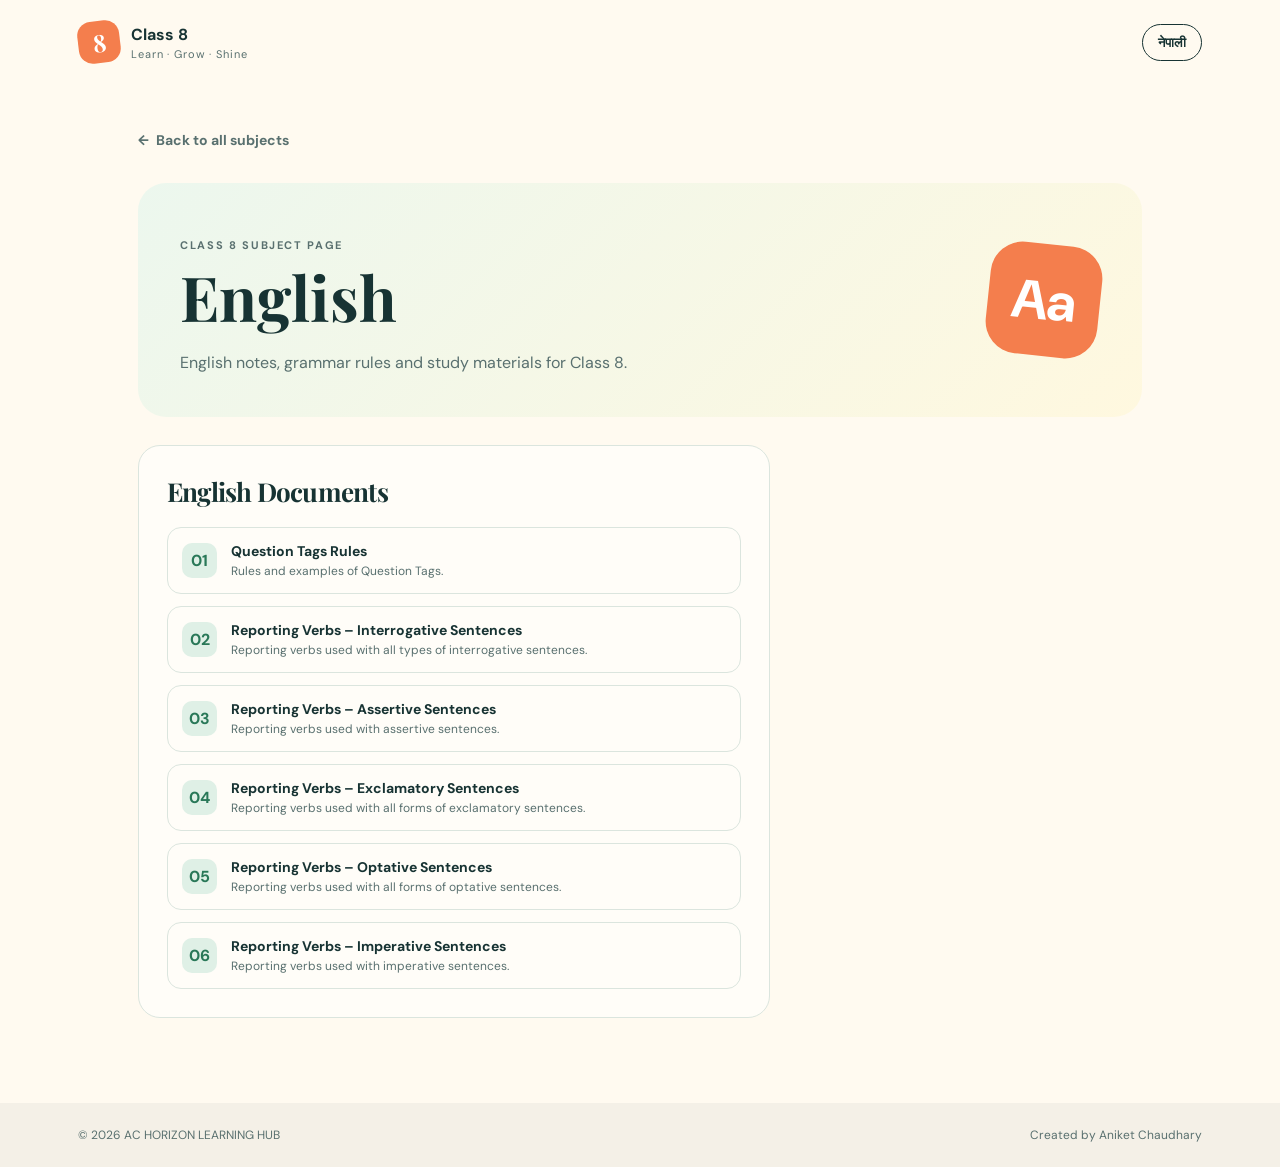
<file: english.html>
<!doctype html>
<html lang="en">
<head>
<meta charset="UTF-8">
<meta name="viewport" content="width=device-width,initial-scale=1.0">

  <link rel="icon" type="image/png" href="favicon.png">
  
<title>English | Class 8</title>

<link rel="preconnect" href="https://fonts.googleapis.com">
<link rel="preconnect" href="https://fonts.gstatic.com" crossorigin>
<link href="https://fonts.googleapis.com/css2?family=DM+Sans:wght@400;500;600;700&family=Playfair+Display:wght@700;800&display=swap" rel="stylesheet">

<link rel="stylesheet" href="style.css">
<link rel="stylesheet" href="subject.css">
</head>

<body data-subject="english">

<header class="site-header">
  <a class="brand" href="index.html">
    <span class="brand-mark">8</span>
    <span>
      <strong>Class 8</strong>
      <small>Learn · Grow · Shine</small>
    </span>
  </a>

  <button id="languageToggle" class="language-toggle" type="button">
    नेपाली
  </button>
</header>

<main class="subject-page">

  <a class="back-link" href="index.html#subjects">
    ← <span id="backText">Back to all subjects</span>
  </a>

  <section class="subject-hero">
    <div>
      <p class="eyebrow">CLASS 8 SUBJECT PAGE</p>
      <h1 id="subjectName"></h1>
      <p id="subjectIntro"></p>
    </div>

    <div id="subjectIcon" class="subject-big-icon"></div>
  </section>

  <section class="subject-content">

    <div class="resource-panel">
      <h2 id="resourcesHeading"></h2>

      <div id="resourceList" class="resource-list"></div>
    </div>

  </section>

</main>

<footer>
  <span>© <span id="year"></span> AC HORIZON LEARNING HUB</span>
  <span>Created by Aniket Chaudhary</span>
</footer>

<script src="subject.js"></script>

</body>
</html>
</file>
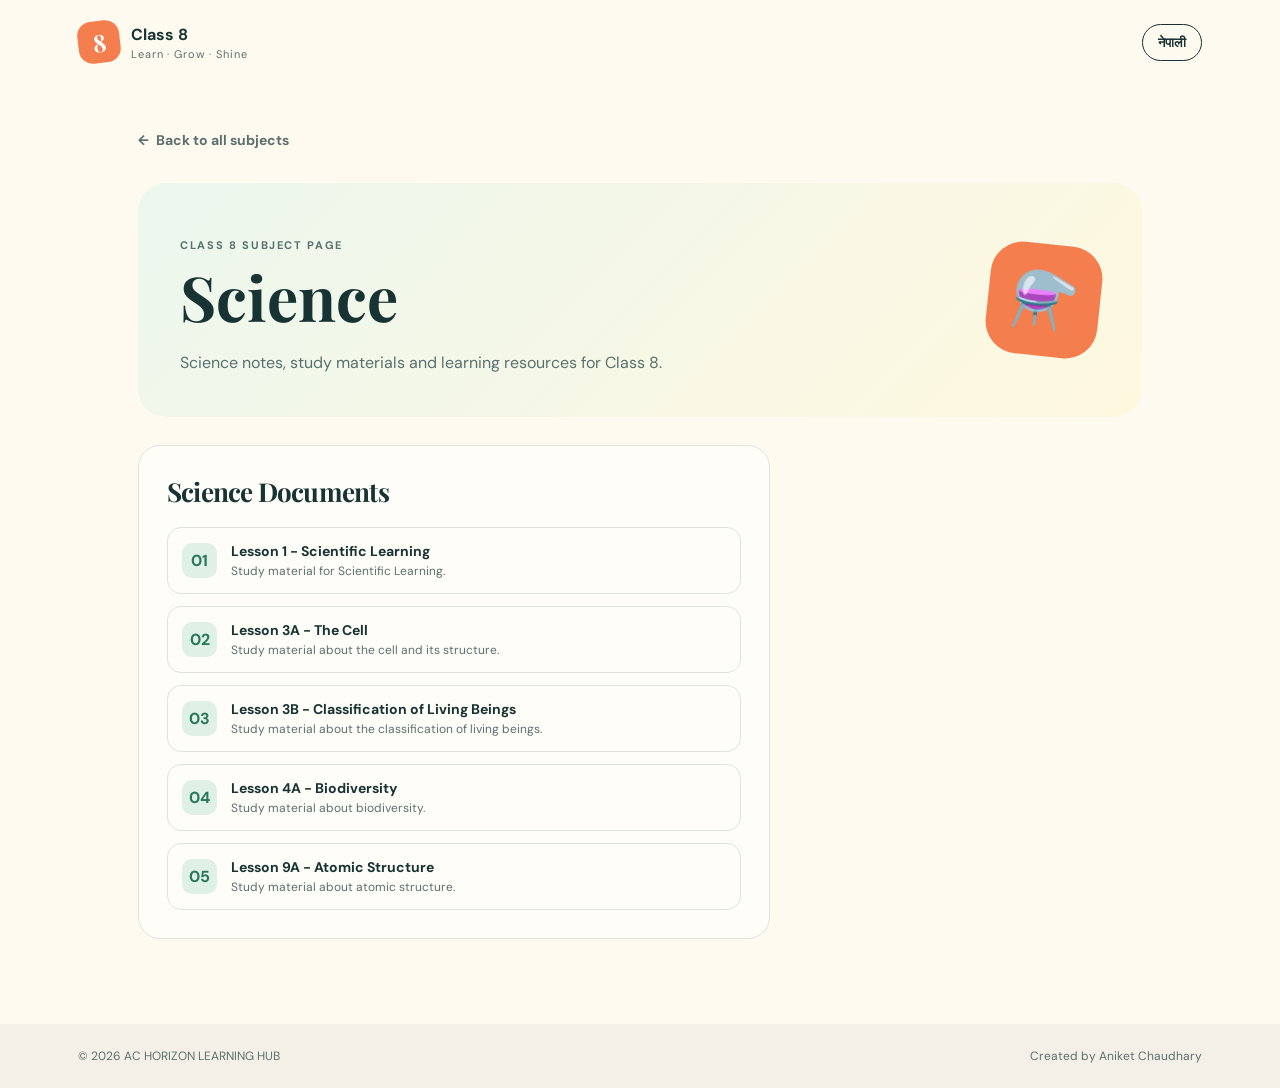
<file: science.html>
<!doctype html>
<html lang="en">

<head>
  <meta charset="UTF-8">
  <meta name="viewport" content="width=device-width, initial-scale=1.0">

  <link rel="icon" type="image/png" href="favicon.png">

  <title>Science | Class 8</title>

  <link rel="preconnect" href="https://fonts.googleapis.com">
  <link rel="preconnect" href="https://fonts.gstatic.com" crossorigin>

  <link
    href="https://fonts.googleapis.com/css2?family=DM+Sans:wght@400;500;600;700&family=Playfair+Display:wght@700;800&display=swap"
    rel="stylesheet"
  >

  <link rel="stylesheet" href="style.css">
  <link rel="stylesheet" href="subject.css">
</head>

<body data-subject="science">

  <header class="site-header">

    <a class="brand" href="index.html">
      <span class="brand-mark">8</span>

      <span>
        <strong>Class 8</strong>
        <small>Learn · Grow · Shine</small>
      </span>
    </a>

    <button
      id="languageToggle"
      class="language-toggle"
      type="button"
    >
      नेपाली
    </button>

  </header>


  <main class="subject-page">

    <a class="back-link" href="index.html#subjects">
      ←
      <span id="backText">Back to all subjects</span>
    </a>


    <section class="subject-hero">

      <div>

        <p class="eyebrow">
          CLASS 8 SUBJECT PAGE
        </p>

        <h1 id="subjectName"></h1>

        <p id="subjectIntro"></p>

      </div>

      <div
        id="subjectIcon"
        class="subject-big-icon"
      ></div>

    </section>


    <section class="subject-content">

      <div class="resource-panel">

        <h2 id="resourcesHeading"></h2>

        <div
          id="resourceList"
          class="resource-list"
        ></div>

      </div>

    </section>

  </main>


  <footer>

    <span>
      © <span id="year"></span> AC HORIZON LEARNING HUB
    </span>

    <span>
      Created by Aniket Chaudhary
    </span>

  </footer>


  <script src="./subject.js"></script>

</body>

</html>
</file>
<file: style.css>
:root{--ink:#173333;--muted:#59706f;--cream:#fffaf0;--paper:#fffdf8;--orange:#f47e4d;--yellow:#ffd365;--mint:#bce5d1;--sky:#b9e1ef;--line:#dbe5de}
*{box-sizing:border-box}
html{scroll-behavior:smooth}
body{margin:0;background:var(--cream);color:var(--ink);font-family:"DM Sans",sans-serif}
a{text-decoration:none;color:inherit}

.site-header{height:84px;max-width:1180px;margin:auto;padding:0 28px;display:flex;align-items:center;justify-content:space-between;gap:25px}
.brand{display:flex;align-items:center;gap:11px}
.brand-mark{display:grid;place-items:center;width:42px;height:42px;border-radius:14px;background:var(--orange);color:#fff;font-family:"Playfair Display";font-size:24px;font-weight:bold;transform:rotate(-7deg)}
.brand strong,.brand small{display:block}
.brand strong{font-size:16px}
.brand small{font-size:11px;letter-spacing:.08em;color:var(--muted);margin-top:2px}
.site-header nav{display:flex;gap:26px;font-size:14px;font-weight:600}
.site-header nav a:hover{color:var(--orange)}
.language-toggle{border:1px solid var(--ink);border-radius:999px;background:transparent;padding:9px 15px;font:600 13px "DM Sans";cursor:pointer;color:var(--ink)}

.hero{max-width:1180px;margin:0 auto;padding:72px 28px 88px;display:grid;grid-template-columns:1.05fr .95fr;align-items:center;gap:55px}
.eyebrow{margin:0 0 12px;color:#da6640;font-weight:700;font-size:11px;letter-spacing:.15em}
.hero h1,h2{font-family:"Playfair Display",serif;letter-spacing:-.03em}
.hero h1{font-size:clamp(42px,5vw,68px);line-height:1.04;margin:0;max-width:640px}
.hero-text{font-size:18px;line-height:1.6;color:var(--muted);max-width:500px;margin:22px 0 31px}
.hero-actions{display:flex;gap:12px;flex-wrap:wrap}
.button{border-radius:999px;padding:13px 20px;font-size:14px;font-weight:700}
.button-primary{background:var(--ink);color:#fff}
.button-light{border:1px solid #cad7cf}

.hero-card{height:340px;border-radius:36px;background:#a8dbe9;position:relative;overflow:hidden;box-shadow:14px 14px 0 #f5c95a}
.sun{position:absolute;right:69px;top:47px;font-size:72px;color:#ffce51}
.cloud{position:absolute;background:#fff;border-radius:30px;width:80px;height:25px}
.cloud:before,.cloud:after{content:"";position:absolute;border-radius:50%;background:#fff}
.cloud:before{height:36px;width:36px;left:12px;top:-17px}
.cloud:after{height:25px;width:25px;left:43px;top:-10px}
.cloud-one{top:66px;left:48px}
.cloud-two{top:128px;right:22px;transform:scale(.65)}
.hill{position:absolute;width:420px;height:270px;border-radius:50% 50% 0 0;bottom:-175px}
.hill-back{background:#73b795;left:-80px}
.hill-front{background:#4b937a;right:-120px}
.mini-note{position:absolute;z-index:2;bottom:33px;left:40px;background:var(--paper);padding:16px 20px;border-radius:16px;box-shadow:0 8px 0 rgba(38,92,77,.12);font-size:13px;max-width:215px}
.mini-note span{color:var(--orange);margin-right:8px}
.spark{position:absolute;color:#fff;font-size:25px}
.spark-one{top:34px;left:175px}
.spark-two{bottom:95px;right:40px}

.quick-stats{max-width:1080px;margin:-22px auto 90px;background:var(--paper);border:1px solid #edf0e8;border-radius:20px;padding:20px;display:grid;grid-template-columns:repeat(3,1fr);box-shadow:0 12px 38px rgba(39,72,61,.08)}
.quick-stats article{text-align:center;border-right:1px solid var(--line)}
.quick-stats article:last-child{border:0}
.quick-stats span{font:700 30px "Playfair Display";color:var(--orange)}
.quick-stats p{font-size:13px;color:var(--muted);margin:4px}

.section{max-width:1180px;margin:0 auto;padding:0 28px 96px}
.section-heading{text-align:center;margin-bottom:38px}
.section-heading h2{font-size:42px;margin:0 0 11px}
.section-heading>p:last-child{margin:0;color:var(--muted)}

.subject-grid{display:grid;grid-template-columns:repeat(4,1fr);gap:16px}
.subject-card{padding:23px;border-radius:21px;background:var(--paper);border:1px solid #e9eee9;min-height:202px;transition:transform .2s,box-shadow .2s}
.subject-card:hover{transform:translateY(-5px);box-shadow:0 12px 24px rgba(37,72,58,.12)}
.subject-icon{width:43px;height:43px;display:grid;place-items:center;border-radius:13px;font-weight:700;font-size:22px;margin-bottom:17px}
.english .subject-icon{background:#ffe3d7;color:#d45f37}
.science .subject-icon{background:#d8f0df;color:#28785a}
.subject-card h3{font:700 18px "Playfair Display";margin:0 0 6px}
.subject-card p{color:var(--muted);font-size:13px;line-height:1.45;min-height:39px;margin:0 0 14px}
.subject-card a{font-size:12px;font-weight:700;color:#d35d3b}

.schedule-section{padding-bottom:84px}
.table-wrap{overflow-x:auto;border:1px solid var(--line);border-radius:18px;background:var(--paper)}
table{border-collapse:collapse;width:100%;min-width:620px;font-size:14px}
th,td{padding:17px 20px;border-bottom:1px solid var(--line);text-align:left}
th{background:#eff7f1;font-size:12px;letter-spacing:.06em}
tbody tr:last-child td{border-bottom:0}
td:first-child{font-weight:700}
.class-pill{display:inline-block;border-radius:999px;padding:6px 10px;font-size:12px;font-weight:600}
.pill-0{background:#ffe3d7}
.pill-1{background:#fff1ba}
.pill-2{background:#d8f0df}
.pill-3{background:#d9eff7}
.pill-4{background:#e8defa}
.table-note{text-align:center;color:var(--muted);font-size:12px;margin:13px}

.notice-band{background:var(--ink);padding:70px max(28px,calc((100% - 1124px)/2));display:grid;grid-template-columns:.8fr 1.2fr;gap:55px;color:#fff}
.notice-band .eyebrow{color:var(--yellow)}
.notice-band h2{font-size:42px;margin:0}
.notice-list{display:grid;gap:12px}
.notice-item{border:1px solid rgba(255,255,255,.22);border-radius:14px;padding:16px 19px;display:flex;gap:16px;align-items:flex-start}
.notice-date{min-width:42px;color:var(--yellow);font:700 13px "Playfair Display";line-height:1.2}
.notice-item h3{font-size:14px;margin:0 0 5px}
.notice-item p{margin:0;color:#c6d8d4;font-size:12px;line-height:1.4}

footer{padding:24px max(28px,calc((100% - 1124px)/2));display:flex;justify-content:space-between;color:var(--muted);font-size:12px;background:#f4f0e7}


/* =========================
   VISITOR REVIEWS
========================= */

.reviews-section{
  max-width:1000px;
  margin:70px auto;
  padding:35px 25px;
}

.reviews-header{
  text-align:center;
  margin-bottom:30px;
}

.reviews-header h2{
  font-size:34px;
  margin:8px 0;
}

.reviews-header p{
  color:var(--muted);
}

.review-summary{
  display:flex;
  justify-content:center;
  gap:20px;
  margin-bottom:25px;
}

.rating-summary,
.review-count{
  flex:1;
  max-width:260px;
  text-align:center;
  padding:25px;
  border:1px solid var(--line);
  border-radius:20px;
  background:var(--paper);
}

.big-rating,
.big-count{
  font-size:35px;
  font-weight:800;
}

.summary-stars{
  font-size:25px;
  letter-spacing:3px;
  margin:5px 0;
}

.rating-summary p,
.review-count p{
  color:var(--muted);
  margin:5px 0 0;
}

.review-form-box{
  max-width:650px;
  margin:0 auto 35px;
  padding:30px;
  border:1px solid var(--line);
  border-radius:22px;
  background:var(--paper);
}

.review-form-box h3,
.visitor-reviews-box h3{
  margin-top:0;
  font-size:24px;
}

#reviewForm{
  display:flex;
  flex-direction:column;
  gap:9px;
}

#reviewForm label{
  font-weight:700;
  margin-top:8px;
}

#reviewName,
#reviewComment{
  width:100%;
  box-sizing:border-box;
  border:1px solid var(--line);
  border-radius:12px;
  padding:12px;
  font:inherit;
  background:var(--cream);
  color:var(--ink);
}

#reviewComment{
  min-height:120px;
  resize:vertical;
}

.rating-stars{
  display:flex;
  gap:4px;
  margin:5px 0 10px;
}

.rating-star{
  border:none;
  background:transparent;
  font-size:38px;
  cursor:pointer;
  padding:0 3px;
  color:var(--yellow);
  transition:transform .15s ease;
}

.rating-star:hover{
  transform:scale(1.15);
}

.rating-star.selected{
  transform:scale(1.05);
}

.submit-review-btn{
  margin-top:10px;
  border:none;
  border-radius:12px;
  padding:13px 20px;
  background:var(--orange);
  color:#fff;
  font-weight:700;
  font-size:15px;
  cursor:pointer;
}

.submit-review-btn:hover{
  opacity:.9;
}

.submit-review-btn:disabled{
  opacity:.6;
  cursor:not-allowed;
}

.visitor-reviews-box{
  padding:30px;
  border:1px solid var(--line);
  border-radius:22px;
  background:var(--paper);
}

.visitor-reviews-title{
  margin-bottom:20px;
}

.visitor-reviews-title p{
  color:var(--muted);
}

#visitorReviews{
  display:grid;
  gap:14px;
}

.visitor-review{
  padding:18px;
  border:1px solid var(--line);
  border-radius:15px;
  background:var(--cream);
}

.visitor-review-stars{
  font-size:20px;
  letter-spacing:2px;
  color:var(--yellow);
}

.visitor-review h3{
  font-size:16px;
  margin:7px 0 4px;
}

.visitor-review p{
  color:var(--muted);
  margin:0;
  line-height:1.5;
}


/* =========================
   MOBILE
========================= */

@media(max-width:800px){

  .site-header nav{
    display:none;
  }

  .hero{
    grid-template-columns:1fr;
    padding-top:45px;
    gap:40px;
  }

  .hero-card{
    height:280px;
  }

  .quick-stats{
    margin:0 20px 70px;
  }

  .subject-grid{
    grid-template-columns:repeat(2,1fr);
  }

  .notice-band{
    grid-template-columns:1fr;
    gap:28px;
  }

}

@media(max-width:600px){

  .reviews-section{
    padding:25px 18px;
    margin:45px auto;
  }

  .reviews-header h2{
    font-size:28px;
  }

  .review-summary{
    flex-direction:column;
    align-items:stretch;
  }

  .rating-summary,
  .review-count{
    max-width:none;
  }

  .review-form-box,
  .visitor-reviews-box{
    padding:22px;
  }

  .rating-star{
    font-size:34px;
  }

}

@media(max-width:480px){

  .site-header{
    padding:0 18px;
  }

  .brand small{
    display:none;
  }

  .hero,
  .section{
    padding-left:20px;
    padding-right:20px;
  }

  .hero h1{
    font-size:43px;
  }

  .quick-stats{
    margin-bottom:60px;
  }

  .subject-grid{
    grid-template-columns:1fr;
  }

  .section-heading h2,
  .notice-band h2{
    font-size:35px;
  }

  .notice-band{
    padding:55px 20px;
  }

  footer{
    padding:20px;
    gap:10px;
    flex-direction:column;
  }

  .hero-card{
    box-shadow:8px 8px 0 #f5c95a;
  }

}
</file>
<file: subject.css>
.subject-page{max-width:1060px;margin:0 auto;padding:45px 28px 85px}.back-link{display:inline-flex;align-items:center;gap:7px;font-weight:700;font-size:14px;color:var(--muted);margin-bottom:34px}.back-link:hover{color:var(--orange)}.subject-hero{padding:42px;border-radius:28px;background:linear-gradient(135deg,#ecf7ee,#fff8df);display:flex;justify-content:space-between;align-items:center;gap:25px}.subject-hero h1{font:700 clamp(40px,6vw,62px) "Playfair Display";margin:0}.subject-hero p{color:var(--muted);max-width:530px;line-height:1.6;margin:12px 0 0}.subject-big-icon{width:112px;height:112px;border-radius:32px;display:grid;place-items:center;background:var(--orange);color:#fff;font-size:54px;font-weight:700;flex:none;transform:rotate(6deg)}.subject-content{display:grid;grid-template-columns:1.45fr .8fr;gap:24px;margin-top:28px}.resource-panel,.task-panel{background:var(--paper);border:1px solid var(--line);border-radius:22px;padding:28px}.resource-panel h2,.task-panel h2{font:700 26px "Playfair Display";margin:0 0 18px}.resource-list{display:grid;gap:12px}.resource-item{display:flex;align-items:center;gap:14px;border:1px solid var(--line);border-radius:14px;padding:14px}.resource-item span{display:grid;place-items:center;width:35px;height:35px;border-radius:10px;background:#dff0e6;color:#297858;font-weight:700}.resource-item h3{font-size:14px;margin:0 0 3px}.resource-item p{font-size:12px;color:var(--muted);margin:0}.task-panel{background:#173333;color:#fff}.task-panel h2{color:#fff}.task-panel p{color:#c6d8d4;line-height:1.55;font-size:14px}.task-tip{margin-top:20px;border-top:1px solid rgba(255,255,255,.2);padding-top:18px;color:#ffd365!important;font-weight:600}@media(max-width:800px){.subject-content{grid-template-columns:1fr}}@media(max-width:480px){.subject-page{padding:28px 20px 60px}.subject-hero{padding:28px;align-items:flex-start;flex-direction:column}.subject-big-icon{width:80px;height:80px;font-size:40px;border-radius:24px}}
</file>
